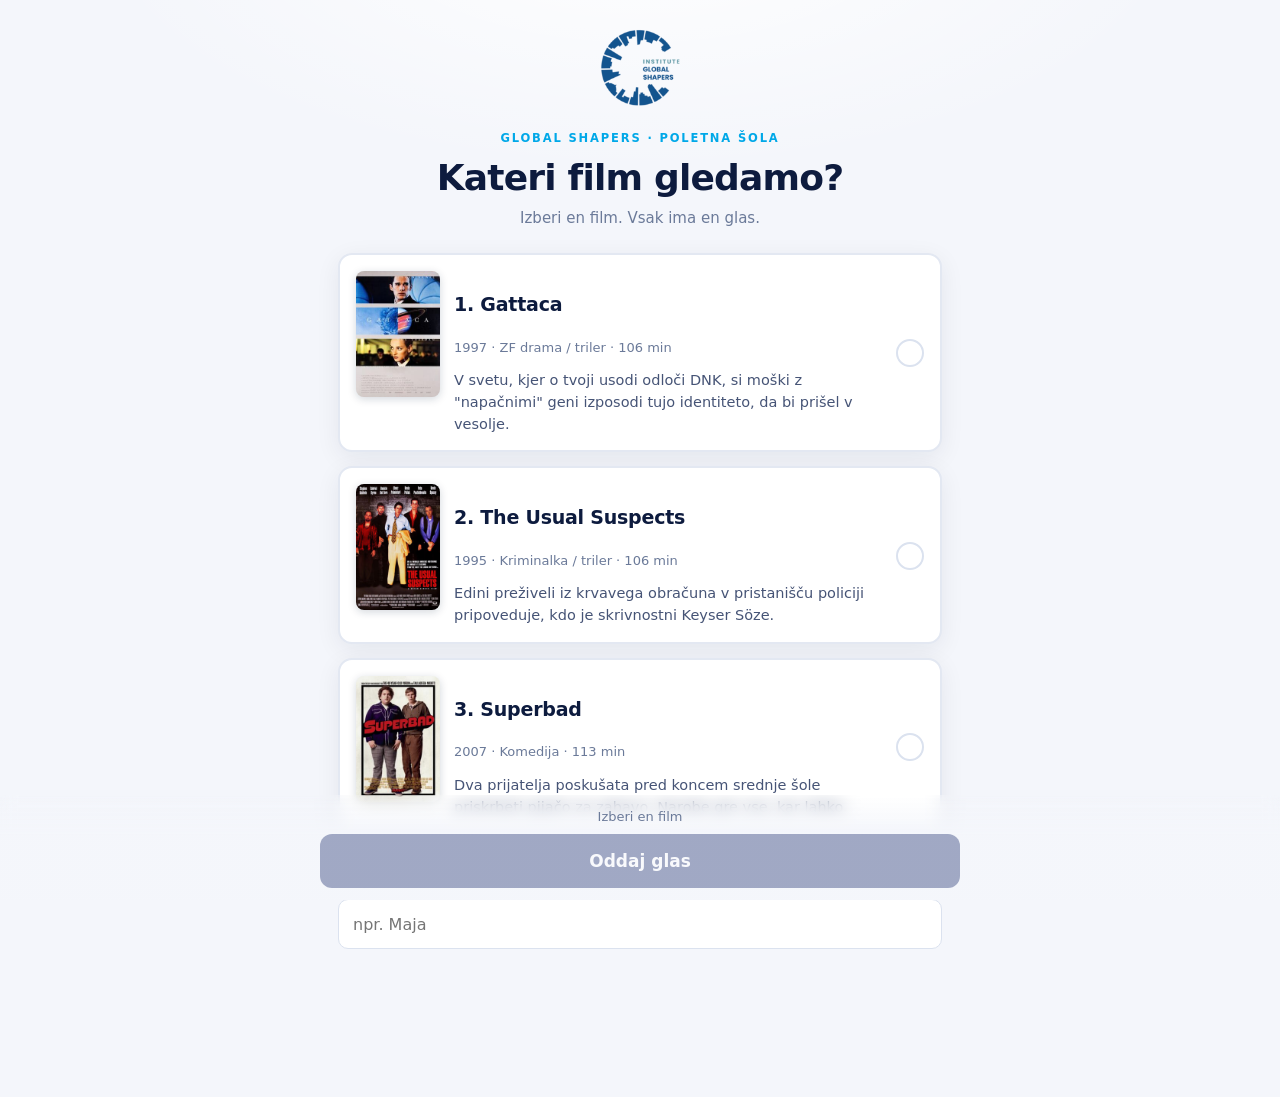
<file: index.html>
<!doctype html>
<html lang="sl">
<head>
<meta charset="utf-8">
<meta name="viewport" content="width=device-width, initial-scale=1">
<meta name="theme-color" content="#f4f6fb">
<title>Izbor filma</title>
<link rel="stylesheet" href="stil.css">
</head>
<body>

<div class="ovoj">
  <header class="glava">
    <img class="logo" src="logo.png" alt="Inštitut Global Shapers" width="128" height="128">
    <div class="znacka">Global Shapers · Poletna šola</div>
    <h1 id="naslov">Kateri film gledamo?</h1>
    <p class="podnaslov" id="podnaslov"></p>
  </header>

  <main id="vsebina">
    <form id="obrazec" novalidate>
      <div id="filmi"></div>

      <div class="ime-blok">
        <label for="ime">Tvoje ime (ni obvezno)</label>
        <input type="text" id="ime" name="ime" autocomplete="off" maxlength="40" placeholder="npr. Maja">
      </div>

      <div id="sporocilo"></div>
    </form>
  </main>

  <noscript>
    <p class="sporocilo napaka">Za glasovanje mora biti vklopljen JavaScript.</p>
  </noscript>
</div>

<div class="spodaj" id="spodaj">
  <div class="spodaj-ovoj">
    <p class="stevec" id="stevec">Ocenjenih 0 od 0</p>
    <button type="submit" class="glavni" id="poslji" form="obrazec" disabled>Oddaj glas</button>
  </div>
</div>

<script src="filmi.js"></script>
<script>
(function () {
  'use strict';

  var K = window.KONFIG;
  var params = new URLSearchParams(location.search);
  var kiosk = params.get('kiosk') === '1';       // laptop kroži po sobi
  var LOKALNO = !K.scriptUrl;                    // ni backenda -> shrani v brskalnik

  var KLJUC_NAPRAVA = 'izborFilma.naprava';
  var KLJUC_GLASOVAL = 'izborFilma.glasoval';
  var KLJUC_VRSTA = 'izborFilma.cakalnaVrsta';
  var KLJUC_LOKALNI = 'izborFilma.lokalniGlasovi';

  /* ---------- pomozne ---------- */

  function el(id) { return document.getElementById(id); }

  function shrani(k, v) {
    try { localStorage.setItem(k, JSON.stringify(v)); } catch (e) {}
  }

  function preberi(k, privzeto) {
    try {
      var v = localStorage.getItem(k);
      return v === null ? privzeto : JSON.parse(v);
    } catch (e) { return privzeto; }
  }

  function napravaId() {
    var id = preberi(KLJUC_NAPRAVA, null);
    if (!id) {
      id = 'n-' + Math.random().toString(36).slice(2) + Math.random().toString(36).slice(2);
      shrani(KLJUC_NAPRAVA, id);
    }
    return id;
  }

  function pobegni(s) {
    return String(s).replace(/[&<>"']/g, function (c) {
      return { '&': '&amp;', '<': '&lt;', '>': '&gt;', '"': '&quot;', "'": '&#39;' }[c];
    });
  }

  /* JSONP: deluje tudi tam, kjer CORS ponagaja, in nam vrne potrditev. */
  function jsonp(url, podatki, casOmejitev) {
    return new Promise(function (resolve, reject) {
      var ime = 'cb' + Math.random().toString(36).slice(2);
      var skripta = document.createElement('script');
      var ura = setTimeout(function () { pocisti(); reject(new Error('cas')); }, casOmejitev || 12000);

      function pocisti() {
        clearTimeout(ura);
        try { delete window[ime]; } catch (e) { window[ime] = undefined; }
        if (skripta.parentNode) skripta.parentNode.removeChild(skripta);
      }

      window[ime] = function (odgovor) { pocisti(); resolve(odgovor); };

      var q = new URLSearchParams(podatki || {});
      q.set('callback', ime);
      skripta.src = url + (url.indexOf('?') === -1 ? '?' : '&') + q.toString();
      skripta.onerror = function () { pocisti(); reject(new Error('omrezje')); };
      document.head.appendChild(skripta);
    });
  }

  /* ---------- izris ---------- */

  el('naslov').textContent = K.naslov;
  el('podnaslov').textContent = K.podnaslov;
  document.title = K.naslov;

  var izbrani = null;   // en sam film na osebo

  function izrisiFilme() {
    var kartice = K.filmi.map(function (f, i) {
      var rid = 'izbira-' + f.id;
      var plakat = f.plakat
        ? '<img class="plakat" src="' + pobegni(f.plakat) + '" alt="Plakat filma ' + pobegni(f.naslov) + '"' +
          ' width="84" height="126" onerror="this.remove()">'
        : '';

      return '' +
        '<label class="film" id="kartica-' + f.id + '" for="' + rid + '">' +
          '<input type="radio" class="izbira" name="izbira" id="' + rid + '" value="' + f.id + '">' +
          '<div class="film-vrh">' +
            plakat +
            '<div class="film-tekst">' +
              '<p class="film-naslov">' + (i + 1) + '. ' + pobegni(f.naslov) + '</p>' +
              '<p class="film-meta">' + pobegni([f.leto, f.zanr, f.dolzina].filter(Boolean).join(' · ')) + '</p>' +
              (f.opis ? '<p class="film-opis">' + pobegni(f.opis) + '</p>' : '') +
            '</div>' +
            '<span class="oznaka" aria-hidden="true"></span>' +
          '</div>' +
        '</label>';
    }).join('');

    el('filmi').innerHTML =
      '<fieldset class="skupina">' +
        '<legend class="skrito">Izberi en film</legend>' +
        kartice +
      '</fieldset>';
  }

  function osveziStevec() {
    var f = izbrani && K.filmi.filter(function (x) { return x.id === izbrani; })[0];
    el('stevec').textContent = f ? 'Izbrano: ' + f.naslov : 'Izberi en film';
    el('poslji').disabled = !izbrani;
  }

  el('filmi').addEventListener('change', function (e) {
    var t = e.target;
    if (t && t.type === 'radio' && t.name === 'izbira') {
      izbrani = t.value;
      K.filmi.forEach(function (f) {
        var k = el('kartica-' + f.id);
        if (k) k.classList.toggle('izbran', f.id === izbrani);
      });
      osveziStevec();
    }
  });

  /* ---------- sporocila ---------- */

  function sporocilo(besedilo, vrsta) {
    el('sporocilo').innerHTML = besedilo
      ? '<p class="sporocilo ' + (vrsta || 'info') + '">' + besedilo + '</p>'
      : '';
  }

  /* ---------- oddaja ---------- */

  function sestaviGlas() {
    /* V preglednico gre 2 za izbrani film in 0 za ostale — zaledje sesteje
       dvojke kot glasove ZA, zato tam ni treba nicesar spreminjati. */
    var ocene = {};
    K.filmi.forEach(function (f) {
      ocene[f.id] = (f.id === izbrani) ? K.vrednostIzbranega : 0;
    });
    return {
      ime: (el('ime').value || '').trim().slice(0, 40),
      naprava: kiosk ? 'kiosk-' + Math.random().toString(36).slice(2) : napravaId(),
      ocene: ocene
    };
  }

  function shraniLokalno(glas) {
    var vsi = preberi(KLJUC_LOKALNI, []);
    // na isti napravi zadnji glas povozi prejsnji (razen v kiosk nacinu)
    vsi = vsi.filter(function (g) { return g.naprava !== glas.naprava; });
    vsi.push({ ime: glas.ime, naprava: glas.naprava, ocene: glas.ocene, cas: new Date().toISOString() });
    shrani(KLJUC_LOKALNI, vsi);
  }

  function poslji(glas) {
    return jsonp(K.scriptUrl, {
      action: 'glas',
      ime: glas.ime,
      naprava: glas.naprava,
      ocene: JSON.stringify(glas.ocene)
    });
  }

  /* Cakalna vrsta: ce povezava odpove, glas ne gre v nic. */
  function vVrsto(glas) {
    var v = preberi(KLJUC_VRSTA, []);
    v = v.filter(function (g) { return g.naprava !== glas.naprava; });
    v.push(glas);
    shrani(KLJUC_VRSTA, v);
  }

  function obdelajVrsto() {
    if (LOKALNO) return;
    var v = preberi(KLJUC_VRSTA, []);
    if (!v.length) return;
    var glas = v[0];
    poslji(glas).then(function (o) {
      if (o && o.ok) {
        shrani(KLJUC_VRSTA, preberi(KLJUC_VRSTA, []).slice(1));
        obdelajVrsto();
      }
    }).catch(function () { /* poskusimo kasneje */ });
  }

  el('obrazec').addEventListener('submit', function (e) {
    e.preventDefault();
    if (!izbrani) return;

    var glas = sestaviGlas();
    var gumb = el('poslji');
    gumb.disabled = true;
    gumb.textContent = 'Pošiljam…';
    sporocilo('');

    if (LOKALNO) {
      shraniLokalno(glas);
      zahvala(true);
      return;
    }

    poslji(glas).then(function (o) {
      if (o && o.ok) {
        shrani(KLJUC_GLASOVAL, true);
        zahvala(true);
      } else {
        throw new Error((o && o.napaka) || 'neznana napaka');
      }
    }).catch(function () {
      vVrsto(glas);
      shrani(KLJUC_GLASOVAL, true);
      zahvala(false);
    });
  });

  /* Ena naprava = en glas: ko je glas oddan, obrazca sploh ne pokazemo vec. */
  function zeGlasoval() {
    el('vsebina').innerHTML =
      '<div class="zahvala">' +
        '<div class="kljukica">✓</div>' +
        '<h2>Tvoj glas je oddan</h2>' +
        '<p>Vsak glasuje enkrat, zato je glasovanje na tej napravi zaključeno. ' +
        'Rezultati se sproti osvežujejo.</p>' +
        '<button type="button" class="drugotni" id="naprej">Poglej rezultate</button>' +
      '</div>';
    el('spodaj').style.display = 'none';
    el('naprej').addEventListener('click', function () { location.href = 'rezultati.html'; });
  }

  function zahvala(uspelo) {
    var opomba = uspelo
      ? 'Glas je zabeležen. Vsak glasuje enkrat, zato je to tvoj končni glas.'
      : 'Povezava je odpovedala, zato je glas shranjen na tvoji napravi. Pusti to stran odprto — poslala ga bo sama, ko bo signal.';

    el('vsebina').innerHTML =
      '<div class="zahvala">' +
        '<div class="kljukica">' + (uspelo ? '✓' : '⏳') + '</div>' +
        '<h2>Hvala!</h2>' +
        '<p>' + opomba + '</p>' +
        '<button type="button" class="drugotni" id="naprej">' +
          (kiosk ? 'Naslednji, prosim' : 'Poglej rezultate') +
        '</button>' +
      '</div>';

    el('spodaj').style.display = 'none';
    window.scrollTo(0, 0);

    el('naprej').addEventListener('click', function () {
      if (kiosk) location.href = 'index.html?kiosk=1';
      else location.href = 'rezultati.html';
    });

    if (kiosk) setTimeout(function () { location.href = 'index.html?kiosk=1'; }, 4000);
    if (!uspelo) setTimeout(obdelajVrsto, 5000);
  }

  /* ---------- zagon ---------- */

  izrisiFilme();
  osveziStevec();

  if (LOKALNO) {
    sporocilo('<strong>Lokalni način.</strong> V <code>filmi.js</code> ni nastavljen <code>scriptUrl</code>, zato se glasovi shranjujejo samo v ta brskalnik. Za skupinsko glasovanje glej NAVODILA.md.', 'info');
  } else if (!kiosk && preberi(KLJUC_GLASOVAL, false)) {
    zeGlasoval();
  }

  obdelajVrsto();
  window.addEventListener('online', obdelajVrsto);
  setInterval(obdelajVrsto, 15000);
})();
</script>
</body>
</html>
</file>
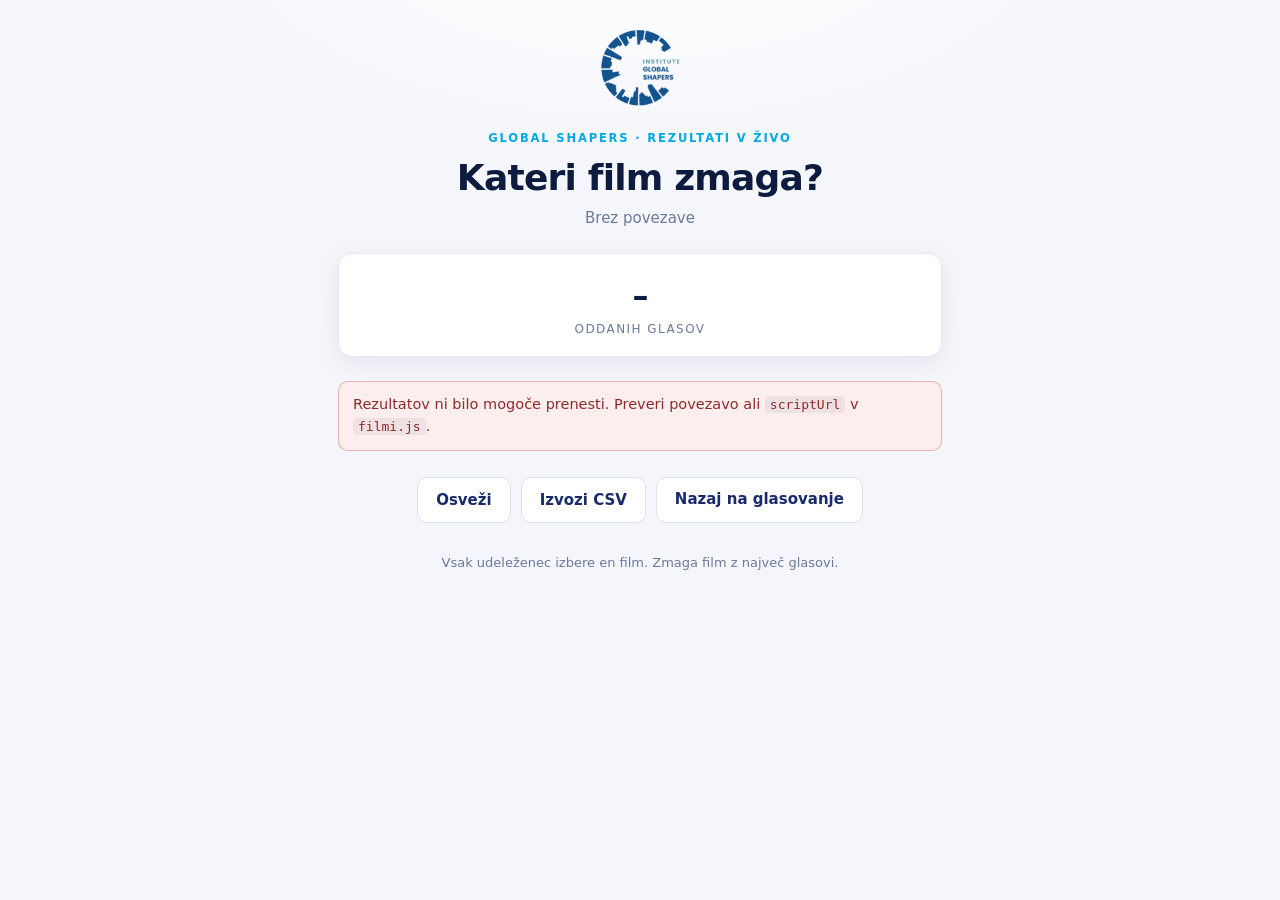
<file: rezultati.html>
<!doctype html>
<html lang="sl">
<head>
<meta charset="utf-8">
<meta name="viewport" content="width=device-width, initial-scale=1">
<meta name="theme-color" content="#f4f6fb">
<title>Rezultati — Izbor filma</title>
<link rel="stylesheet" href="stil.css">
</head>
<body>

<div class="ovoj">
  <header class="glava">
    <img class="logo" src="logo.png" alt="Inštitut Global Shapers" width="128" height="128">
    <div class="znacka">Global Shapers · Rezultati v živo</div>
    <h1>Kateri film zmaga?</h1>
    <p class="podnaslov" id="stanje">Nalagam…</p>
  </header>

  <main>
    <div class="povzetek">
      <div class="veliko" id="stevilo">–</div>
      <div class="majhno">oddanih glasov</div>
    </div>

    <div id="lestvica"></div>
    <div id="sporocilo"></div>

    <p style="text-align:center; margin-top:26px; display:flex; gap:10px; justify-content:center; flex-wrap:wrap">
      <button type="button" class="drugotni" id="osvezi">Osveži</button>
      <button type="button" class="drugotni" id="csv">Izvozi CSV</button>
      <a class="drugotni" href="index.html">Nazaj na glasovanje</a>
    </p>
  </main>

  <p class="noga" id="noga"></p>
</div>

<script src="filmi.js"></script>
<script>
(function () {
  'use strict';

  var K = window.KONFIG;
  var LOKALNO = !K.scriptUrl;
  var KLJUC_LOKALNI = 'izborFilma.lokalniGlasovi';
  var KLJUC_VRSTA = 'izborFilma.cakalnaVrsta';
  var zadnji = null;

  function el(id) { return document.getElementById(id); }

  function pobegni(s) {
    return String(s).replace(/[&<>"']/g, function (c) {
      return { '&': '&amp;', '<': '&lt;', '>': '&gt;', '"': '&quot;', "'": '&#39;' }[c];
    });
  }

  function jsonp(url, podatki) {
    return new Promise(function (resolve, reject) {
      var ime = 'cb' + Math.random().toString(36).slice(2);
      var s = document.createElement('script');
      var ura = setTimeout(function () { pocisti(); reject(new Error('cas')); }, 12000);
      function pocisti() {
        clearTimeout(ura);
        try { delete window[ime]; } catch (e) { window[ime] = undefined; }
        if (s.parentNode) s.parentNode.removeChild(s);
      }
      window[ime] = function (o) { pocisti(); resolve(o); };
      var q = new URLSearchParams(podatki || {});
      q.set('callback', ime);
      s.src = url + (url.indexOf('?') === -1 ? '?' : '&') + q.toString();
      s.onerror = function () { pocisti(); reject(new Error('omrezje')); };
      document.head.appendChild(s);
    });
  }

  function lokalniRezultati() {
    var vsi = [];
    try { vsi = JSON.parse(localStorage.getItem(KLJUC_LOKALNI) || '[]'); } catch (e) {}
    var filmi = {};
    K.filmi.forEach(function (f) { filmi[f.id] = { tocke: 0, ja: 0, mogoce: 0, ne: 0 }; });
    vsi.forEach(function (g) {
      K.filmi.forEach(function (f) {
        var t = Number(g.ocene[f.id] || 0);
        filmi[f.id].tocke += t;
        if (t >= 2) filmi[f.id].ja++;
        else filmi[f.id].ne++;
      });
    });
    return { ok: true, glasovalci: vsi.length, filmi: filmi };
  }

  function odstotek(del, celota) {
    if (!celota) return 'ni glasov';
    var o = Math.round((del / celota) * 100);
    var beseda = del === 1 ? 'glas' : del === 2 ? 'glasova' : (del === 3 || del === 4) ? 'glasovi' : 'glasov';
    return del + ' ' + beseda + ' · ' + o + ' %';
  }

  function izrisi(podatki) {
    zadnji = podatki;
    el('stevilo').textContent = podatki.glasovalci;

    var vrstice = K.filmi.map(function (f) {
      var d = (podatki.filmi && podatki.filmi[f.id]) || { tocke: 0, ja: 0, mogoce: 0, ne: 0 };
      return { film: f, d: d };
    }).sort(function (a, b) {
      return b.d.ja - a.d.ja;
    });

    var najvec = Math.max(1, vrstice[0] ? vrstice[0].d.ja : 1);
    var vseh = Math.max(1, podatki.glasovalci);

    el('lestvica').innerHTML = vrstice.map(function (v, i) {
      var sirina = Math.round((v.d.ja / najvec) * 100);
      var zmaga = i === 0 && v.d.ja > 0;
      var plakat = v.film.plakat
        ? '<img class="vrstica-plakat" src="' + pobegni(v.film.plakat) + '" alt="" width="36" height="54" onerror="this.remove()">'
        : '';
      return '' +
        '<div class="vrstica' + (zmaga ? ' zmagovalec' : '') + '">' +
          '<div class="vrstica-glava">' +
            plakat +
            '<span class="vrstica-naslov">' + (zmaga ? '🏆 ' : '') + pobegni(v.film.naslov) + '</span>' +
            '<span class="vrstica-tocke">' + v.d.ja + ' / ' + vseh + '</span>' +
          '</div>' +
          '<div class="stolpec-ozadje"><div class="stolpec" style="width:' + sirina + '%"></div></div>' +
          '<div class="razbitje">' + odstotek(v.d.ja, podatki.glasovalci) + '</div>' +
        '</div>';
    }).join('');

    var ura = new Date().toLocaleTimeString('sl-SI');
    el('stanje').textContent = podatki.glasovalci === 0
      ? 'Še ni glasov.'
      : 'Osveženo ob ' + ura + (LOKALNO ? ' · lokalni način' : '');
  }

  function naloziRezultate() {
    if (LOKALNO) { izrisi(lokalniRezultati()); return; }
    jsonp(K.scriptUrl, { action: 'rezultati' }).then(function (o) {
      if (o && o.ok) {
        el('sporocilo').innerHTML = '';
        izrisi(o);
      } else {
        throw new Error((o && o.napaka) || 'napaka');
      }
    }).catch(function () {
      el('sporocilo').innerHTML =
        '<p class="sporocilo napaka">Rezultatov ni bilo mogoče prenesti. Preveri povezavo ali <code>scriptUrl</code> v <code>filmi.js</code>.</p>';
      el('stanje').textContent = 'Brez povezave';
    });
  }

  /* Ce je bil na tej napravi glas oddan brez povezave, ga posljemo tudi od tu.
     (Udeleženec lahko po neuspeli oddaji klikne "Poglej rezultate" in zapusti index.html.) */
  function obdelajVrsto() {
    if (LOKALNO) return;
    var v = [];
    try { v = JSON.parse(localStorage.getItem(KLJUC_VRSTA) || '[]'); } catch (e) { return; }
    if (!v.length) return;
    var g = v[0];
    jsonp(K.scriptUrl, {
      action: 'glas', ime: g.ime, naprava: g.naprava, ocene: JSON.stringify(g.ocene)
    }).then(function (o) {
      if (o && o.ok) {
        try { localStorage.setItem(KLJUC_VRSTA, JSON.stringify(v.slice(1))); } catch (e) {}
        obdelajVrsto();
        naloziRezultate();
      }
    }).catch(function () { /* poskusimo ob naslednjem osvezevanju */ });
  }

  el('osvezi').addEventListener('click', naloziRezultate);

  el('csv').addEventListener('click', function () {
    if (!zadnji) return;
    var vrstice = [['film', 'glasov']];
    K.filmi.forEach(function (f) {
      var d = (zadnji.filmi && zadnji.filmi[f.id]) || { tocke: 0, ja: 0, mogoce: 0, ne: 0 };
      vrstice.push([f.naslov, d.ja]);
    });
    var csv = vrstice.map(function (r) {
      return r.map(function (c) { return '"' + String(c).replace(/"/g, '""') + '"'; }).join(',');
    }).join('\n');
    var a = document.createElement('a');
    a.href = 'data:text/csv;charset=utf-8,' + encodeURIComponent('﻿' + csv);
    a.download = 'izbor-filma-rezultati.csv';
    a.click();
  });

  el('noga').innerHTML = 'Vsak udeleženec izbere en film. Zmaga film z največ glasovi.';

  naloziRezultate();
  obdelajVrsto();
  window.addEventListener('online', obdelajVrsto);
  setInterval(function () { naloziRezultate(); obdelajVrsto(); },
              Math.max(3, K.osvezevanjeSekund || 6) * 1000);
})();
</script>
</body>
</html>
</file>
<file: stil.css>
/* Izbor filma — barvna podoba Inštituta Global Shapers.
   Brez zunanjih pisav, knjižnic in CDN-jev: vse se naloži z istega naslova. */

:root {
  /* barve, odčitane z globalshapers.si */
  --navy:          #0d1b3e;   /* naslovi */
  --navy-2:        #1a2b6d;   /* gumbi, poudarki */
  --cyan:          #00a8e8;   /* akcent */
  --cyan-temn:     #0089bd;
  --mut:           #6b7a99;   /* pomožno besedilo */
  --ozadje:        #f4f6fb;
  --kartica:       #ffffff;
  --kartica-rob:   #e3e8f2;
  --polje:         #f7f9fd;
  --polje-rob:     #dbe2ef;
  --nevtralno:     #94a0b8;

  --radij:         14px;
  --senca:         0 6px 24px rgba(13, 27, 62, .07);
  --senca-mocna:   0 10px 34px rgba(13, 27, 62, .12);
}

* { box-sizing: border-box; }

html, body { margin: 0; padding: 0; }

body {
  background:
    radial-gradient(900px 420px at 50% -8%, #ffffff 0%, transparent 62%),
    var(--ozadje);
  color: var(--navy);
  font-family: system-ui, -apple-system, "Segoe UI", Roboto, "Helvetica Neue", Arial, sans-serif;
  font-size: 17px;
  line-height: 1.5;
  -webkit-text-size-adjust: 100%;
  min-height: 100vh;
}

.ovoj {
  max-width: 640px;
  margin: 0 auto;
  padding: 26px 18px 140px;
}

/* ---------- glava ---------- */

.glava { text-align: center; margin-bottom: 24px; }

.logo {
  width: 84px;
  height: 84px;
  display: block;
  margin: 0 auto 14px;
}

.znacka {
  display: inline-block;
  font-size: 11.5px;
  font-weight: 700;
  letter-spacing: .16em;
  text-transform: uppercase;
  color: var(--cyan);
  margin-bottom: 10px;
}

h1 {
  font-size: clamp(26px, 7vw, 36px);
  line-height: 1.15;
  margin: 0 0 8px;
  letter-spacing: -.022em;
  color: var(--navy);
}

.podnaslov { color: var(--mut); margin: 0; font-size: 15px; }

/* ---------- kartica filma ---------- */

.film {
  display: block;
  position: relative;
  background: var(--kartica);
  border: 2px solid var(--kartica-rob);
  border-radius: var(--radij);
  padding: 16px 16px 15px;
  margin-bottom: 14px;
  box-shadow: var(--senca);
  cursor: pointer;
  -webkit-tap-highlight-color: transparent;
}

.film:active { transform: scale(.995); }

/* izbrana kartica: obarvan rob in rahlo obarvano ozadje */
.film.izbran {
  border-color: var(--cyan);
  background: #f2fbff;
  box-shadow: 0 4px 16px rgba(0, 168, 232, .22);
}

/* pravi radio je skrit, a ostane dostopen s tipkovnico */
.film .izbira { position: absolute; opacity: 0; width: 1px; height: 1px; }

.film:has(.izbira:focus-visible) { outline: 2px solid var(--cyan); outline-offset: 2px; }

/* krogec desno; ob izbiri kljukica */
.oznaka {
  flex: 0 0 auto;
  align-self: center;
  width: 28px;
  height: 28px;
  border: 2px solid var(--polje-rob);
  border-radius: 50%;
  background: #fff;
  position: relative;
}

.film.izbran .oznaka { border-color: var(--cyan); background: var(--cyan); }

.film.izbran .oznaka::after {
  content: '';
  position: absolute;
  left: 8px; top: 4px;
  width: 6px; height: 12px;
  border: solid #fff;
  border-width: 0 2.5px 2.5px 0;
  transform: rotate(45deg);
}

fieldset { border: 0; margin: 0; padding: 0; }

/* legenda je samo za bralnike zaslona; naslov je viden v .film-naslov */
.skrito {
  position: absolute; width: 1px; height: 1px; padding: 0;
  margin: -1px; overflow: hidden; clip: rect(0 0 0 0); white-space: nowrap; border: 0;
}

/* plakat levo, besedilo desno */
.film-vrh { display: flex; gap: 14px; align-items: flex-start; }

.plakat {
  flex: 0 0 auto;
  width: 84px;
  height: 126px;
  object-fit: cover;
  border-radius: 8px;
  background: #e2e7f1;
  box-shadow: 0 2px 8px rgba(11, 31, 63, .18);
}

.film-tekst { min-width: 0; }

.film-naslov {
  font-size: 19px;
  font-weight: 700;
  letter-spacing: -.012em;
  display: block;
  color: var(--navy);
}

.film-meta {
  color: var(--mut);
  font-size: 13px;
  margin-top: 3px;
  display: block;
}

.film-opis {
  color: #465476;
  font-size: 14.5px;
  margin: 8px 0 0;
}

/* razmik med blokom s plakatom in gumbi za oceno */
.film-vrh + .moznosti { margin-top: 14px; }

@media (max-width: 360px) {
  .plakat { width: 66px; height: 99px; }
  .film-vrh { gap: 10px; }
}

/* ---------- gumbi za oceno ---------- */

.moznosti { display: grid; grid-template-columns: repeat(auto-fit, minmax(110px, 1fr)); gap: 8px; }

.moznosti input { position: absolute; opacity: 0; width: 0; height: 0; }

.moznosti label {
  display: flex;
  align-items: center;
  justify-content: center;
  min-height: 50px;
  border: 1px solid var(--polje-rob);
  border-radius: 10px;
  background: var(--polje);
  color: #33415f;
  font-size: 15.5px;
  font-weight: 600;
  cursor: pointer;
  user-select: none;
  transition: transform .08s ease, background .12s ease, border-color .12s ease, color .12s ease;
}

.moznosti label:active { transform: scale(.97); }

.moznosti input:focus-visible + label { outline: 2px solid var(--cyan); outline-offset: 2px; }

/* jasno ločena stanja v barvah znamke (mogoce ostane za primer 3 stopenj) */
.moznosti input:checked + label[data-kljuc="ja"] {
  background: var(--cyan); border-color: var(--cyan); color: #fff;
}
.moznosti input:checked + label[data-kljuc="mogoce"] {
  background: var(--navy-2); border-color: var(--navy-2); color: #fff;
}
.moznosti input:checked + label[data-kljuc="ne"] {
  background: #e9edf6; border-color: var(--nevtralno); color: #4a5772;
}

/* ---------- ime ---------- */

.ime-blok { margin: 22px 0 8px; }

.ime-blok label { display: block; font-size: 14px; color: var(--mut); margin-bottom: 7px; }

input[type="text"] {
  width: 100%;
  min-height: 50px;
  padding: 0 14px;
  background: var(--kartica);
  border: 1px solid var(--polje-rob);
  border-radius: 10px;
  color: var(--navy);
  font-size: 16px;
  font-family: inherit;
}

input[type="text"]:focus-visible { outline: 2px solid var(--cyan); outline-offset: 1px; }

/* ---------- spodnja vrstica ---------- */

.spodaj {
  position: fixed;
  left: 0; right: 0; bottom: 0;
  padding: 12px 18px calc(12px + env(safe-area-inset-bottom));
  background: linear-gradient(180deg, rgba(244, 246, 251, 0), rgba(244, 246, 251, .97) 38%);
  backdrop-filter: blur(8px);
}

.spodaj-ovoj { max-width: 640px; margin: 0 auto; }

.stevec { font-size: 13px; color: var(--mut); text-align: center; margin: 0 0 8px; }

button.glavni {
  width: 100%;
  min-height: 54px;
  border: 0;
  border-radius: 12px;
  background: var(--navy-2);
  color: #fff;
  font-size: 17px;
  font-weight: 700;
  font-family: inherit;
  cursor: pointer;
  box-shadow: var(--senca-mocna);
  transition: transform .08s ease, opacity .15s ease, background .15s ease;
}

button.glavni:active { transform: scale(.985); }
button.glavni:disabled { opacity: .38; cursor: not-allowed; box-shadow: none; }

.drugotni {
  display: inline-flex;
  align-items: center;
  justify-content: center;
  text-decoration: none;
  min-height: 46px;
  padding: 0 18px;
  border: 1px solid var(--polje-rob);
  border-radius: 10px;
  background: var(--kartica);
  color: var(--navy-2);
  font-size: 15px;
  font-weight: 600;
  font-family: inherit;
  cursor: pointer;
}

/* ---------- sporocila ---------- */

.sporocilo {
  margin: 14px 0 0;
  padding: 12px 14px;
  border-radius: 10px;
  font-size: 14.5px;
  border: 1px solid;
}

.sporocilo.info   { background: #eaf7fe; border-color: rgba(0,168,232,.35);  color: #0b5d80; }
.sporocilo.napaka { background: #fdeeee; border-color: rgba(200,60,60,.35);  color: #8e2a2a; }
.sporocilo.ok     { background: #eaf7fe; border-color: rgba(0,168,232,.35);  color: #0b5d80; }

.sporocilo a { color: var(--navy-2); }
.sporocilo code {
  background: rgba(13,27,62,.06);
  padding: 1px 5px;
  border-radius: 4px;
  font-size: 13px;
}

/* ---------- zahvala ---------- */

.zahvala { text-align: center; padding: 40px 0; }
.zahvala .kljukica {
  font-size: 40px;
  line-height: 1;
  margin: 0 auto 14px;
  width: 78px; height: 78px;
  border-radius: 50%;
  display: flex; align-items: center; justify-content: center;
  background: var(--cyan);
  color: #fff;
}
.zahvala h2 { font-size: 26px; margin: 0 0 8px; color: var(--navy); }
.zahvala p { color: var(--mut); margin: 0 0 22px; }

/* ---------- rezultati ---------- */

.vrstica { margin-bottom: 18px; }

.vrstica-glava {
  display: flex;
  justify-content: flex-start;
  align-items: baseline;
  gap: 10px;
  margin-bottom: 7px;
}

.vrstica-naslov { font-weight: 700; font-size: 16.5px; color: var(--navy); }

.vrstica-plakat {
  width: 36px; height: 54px;
  object-fit: cover;
  border-radius: 5px;
  flex: 0 0 auto;
  align-self: center;
  background: #e2e7f1;
}
.vrstica-tocke { color: var(--navy-2); font-weight: 700; font-size: 16px; white-space: nowrap; margin-left: auto; }

.stolpec-ozadje {
  height: 14px;
  background: #e7ebf4;
  border-radius: 999px;
  overflow: hidden;
  border: 1px solid var(--kartica-rob);
}

.stolpec {
  height: 100%;
  background: var(--navy-2);
  border-radius: 999px;
  transition: width .5s ease;
}

.vrstica.zmagovalec .stolpec { background: linear-gradient(90deg, var(--cyan), var(--cyan-temn)); }
.vrstica.zmagovalec .vrstica-tocke { color: var(--cyan-temn); }

.razbitje { font-size: 12.5px; color: var(--mut); margin-top: 6px; }

.povzetek {
  background: var(--kartica);
  border: 1px solid var(--kartica-rob);
  border-radius: var(--radij);
  padding: 18px;
  margin-bottom: 24px;
  text-align: center;
  box-shadow: var(--senca);
}

.povzetek .veliko { font-size: 32px; font-weight: 800; letter-spacing: -.025em; color: var(--navy); }
.povzetek .majhno { font-size: 12px; color: var(--mut); text-transform: uppercase; letter-spacing: .12em; }

.noga { text-align: center; margin-top: 30px; font-size: 13px; color: var(--mut); }
.noga a { color: var(--navy-2); }

@media (prefers-reduced-motion: reduce) {
  * { transition: none !important; animation: none !important; }
}
</file>
